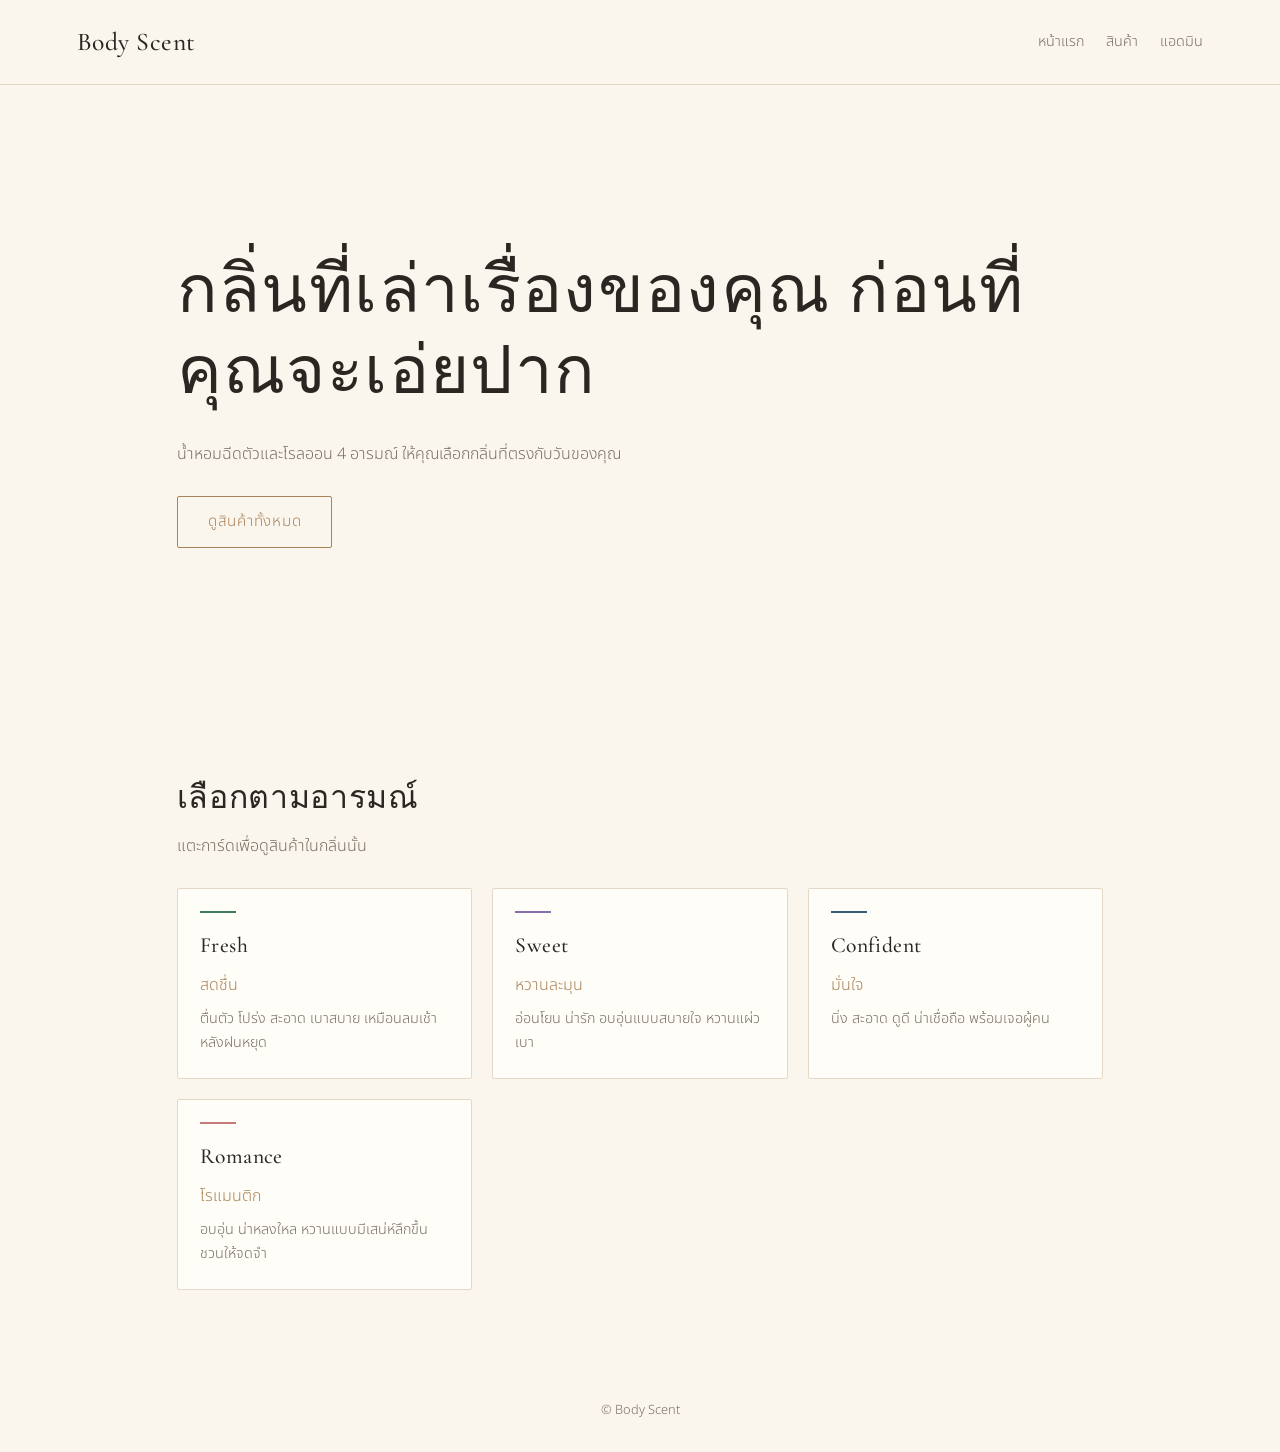
<file: landing-page/index.html>
<!DOCTYPE html><html lang="th"><head><meta charset="utf-8"><meta name="viewport" content="width=device-width, initial-scale=1"><title>หน้าแรก · Body Scent</title><link href="https://fonts.googleapis.com/css2?family=Cormorant+Garamond:wght@400;500&family=Noto+Sans+Thai:wght@300;400;500&display=swap" rel="stylesheet"><link rel="stylesheet" href="style.css"></head><body><nav><a class="logo" href="index.html">Body Scent</a><div><a href="index.html">หน้าแรก</a><a href="product.html">สินค้า</a><a href="admin.html">แอดมิน</a></div></nav><main><div class="hero"><h1>กลิ่นที่เล่าเรื่องของคุณ ก่อนที่คุณจะเอ่ยปาก</h1><p>น้ำหอมฉีดตัวและโรลออน 4 อารมณ์ ให้คุณเลือกกลิ่นที่ตรงกับวันของคุณ</p><a class="btn" href="product.html">ดูสินค้าทั้งหมด</a></div><h2>เลือกตามอารมณ์</h2><p class="sub">แตะการ์ดเพื่อดูสินค้าในกลิ่นนั้น</p><div class="grid"><a class="card mood" href="product.html?mood=fresh"><div class="bar" style="background:var(--fresh)"></div><h3>Fresh</h3><span style="color:var(--accent)">สดชื่น</span><p>ตื่นตัว โปร่ง สะอาด เบาสบาย เหมือนลมเช้าหลังฝนหยุด</p></a><a class="card mood" href="product.html?mood=sweet"><div class="bar" style="background:var(--sweet)"></div><h3>Sweet</h3><span style="color:var(--accent)">หวานละมุน</span><p>อ่อนโยน น่ารัก อบอุ่นแบบสบายใจ หวานแผ่วเบา</p></a><a class="card mood" href="product.html?mood=confident"><div class="bar" style="background:var(--confident)"></div><h3>Confident</h3><span style="color:var(--accent)">มั่นใจ</span><p>นิ่ง สะอาด ดูดี น่าเชื่อถือ พร้อมเจอผู้คน</p></a><a class="card mood" href="product.html?mood=romance"><div class="bar" style="background:var(--romance)"></div><h3>Romance</h3><span style="color:var(--accent)">โรแมนติก</span><p>อบอุ่น น่าหลงใหล หวานแบบมีเสน่ห์ลึกขึ้น ชวนให้จดจำ</p></a></div></main><footer>© Body Scent</footer><script src="script.js"></script></body></html>
</file>
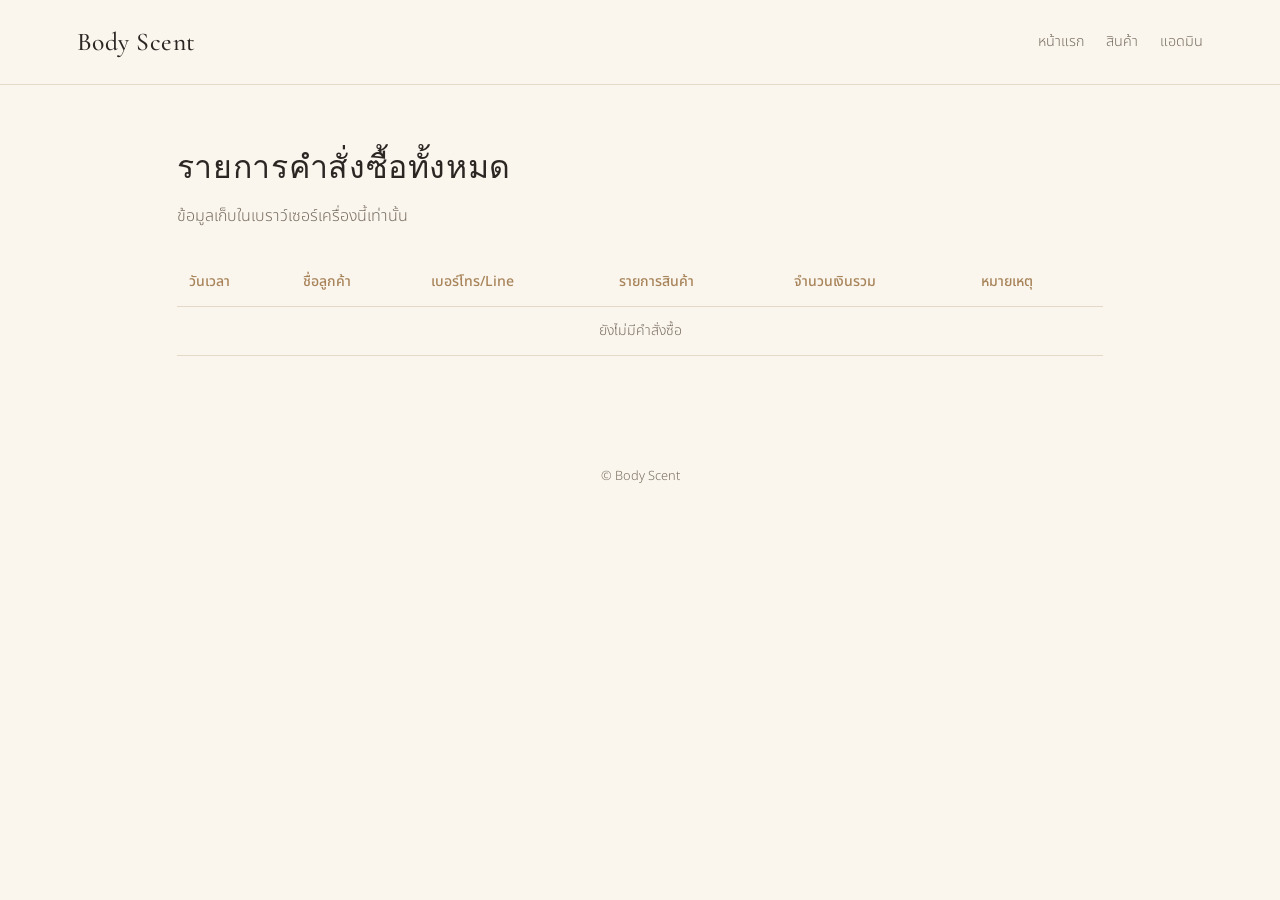
<file: landing-page/admin.html>
<!DOCTYPE html><html lang="th"><head><meta charset="utf-8"><meta name="viewport" content="width=device-width, initial-scale=1"><title>แอดมิน · Body Scent</title><link href="https://fonts.googleapis.com/css2?family=Cormorant+Garamond:wght@400;500&family=Noto+Sans+Thai:wght@300;400;500&display=swap" rel="stylesheet"><link rel="stylesheet" href="style.css"></head><body><nav><a class="logo" href="index.html">Body Scent</a><div><a href="index.html">หน้าแรก</a><a href="product.html">สินค้า</a><a href="admin.html">แอดมิน</a></div></nav><main><h2>รายการคำสั่งซื้อทั้งหมด</h2><p class="sub">ข้อมูลเก็บในเบราว์เซอร์เครื่องนี้เท่านั้น</p><div class="wrap"><table id="ordersTable"><thead><tr><th>วันเวลา</th><th>ชื่อลูกค้า</th><th>เบอร์โทร/Line</th><th>รายการสินค้า</th><th>จำนวนเงินรวม</th><th>หมายเหตุ</th></tr></thead><tbody></tbody></table></div></main><footer>© Body Scent</footer><script src="script.js"></script></body></html>
</file>
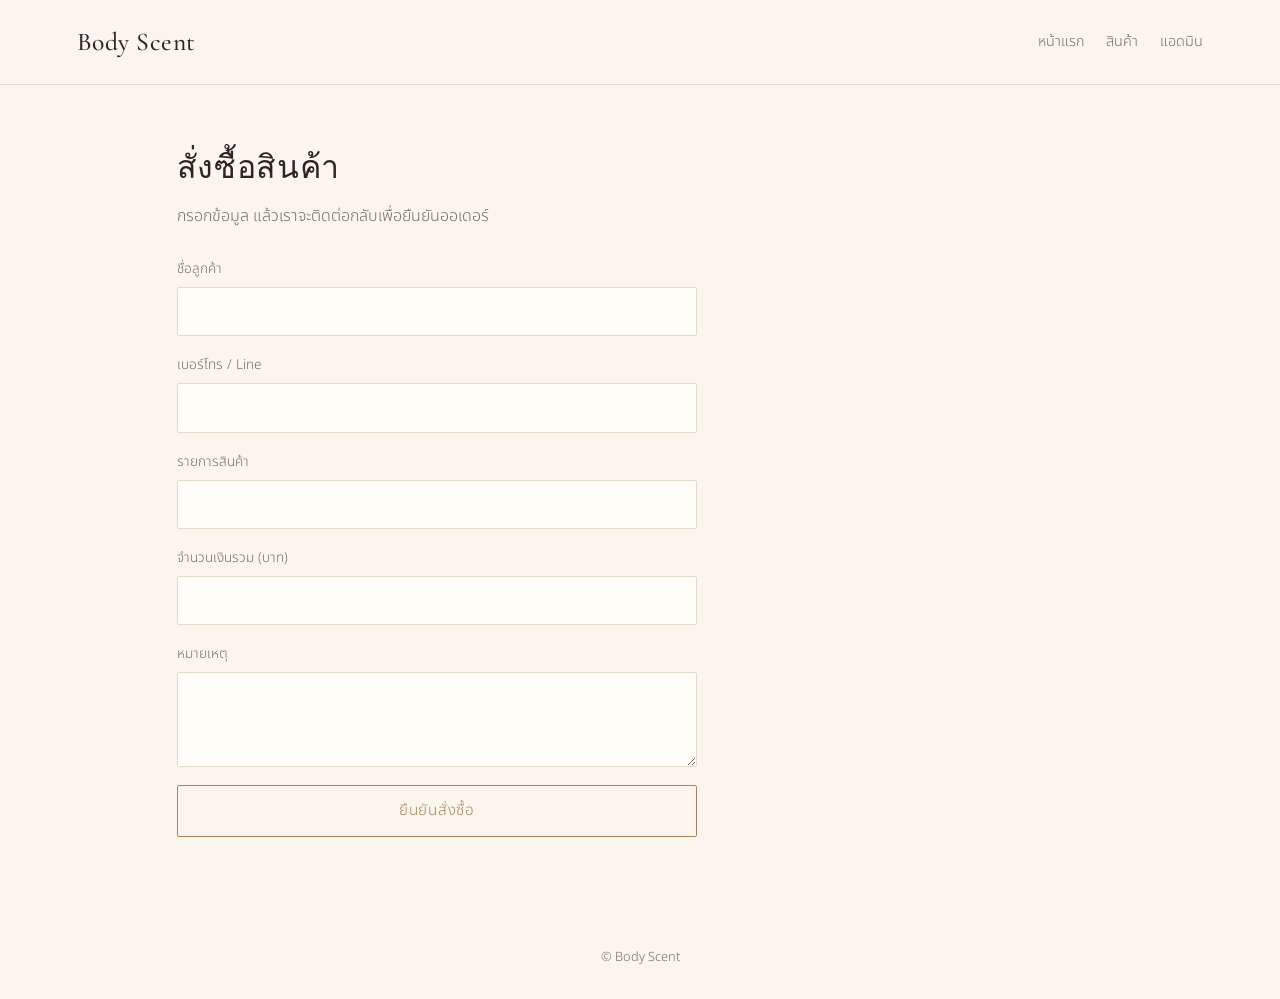
<file: landing-page/order.html>
<!DOCTYPE html><html lang="th"><head><meta charset="utf-8"><meta name="viewport" content="width=device-width, initial-scale=1"><title>สั่งซื้อ · Body Scent</title><link href="https://fonts.googleapis.com/css2?family=Cormorant+Garamond:wght@400;500&family=Noto+Sans+Thai:wght@300;400;500&display=swap" rel="stylesheet"><link rel="stylesheet" href="style.css"></head><body><nav><a class="logo" href="index.html">Body Scent</a><div><a href="index.html">หน้าแรก</a><a href="product.html">สินค้า</a><a href="admin.html">แอดมิน</a></div></nav><main><h2>สั่งซื้อสินค้า</h2><p class="sub">กรอกข้อมูล แล้วเราจะติดต่อกลับเพื่อยืนยันออเดอร์</p><form id="orderForm"><label>ชื่อลูกค้า<input id="customerName" required></label><label>เบอร์โทร / Line<input id="contact" required></label><label>รายการสินค้า<input id="items" required></label><label>จำนวนเงินรวม (บาท)<input id="total" required></label><label>หมายเหตุ<textarea id="note" rows="3"></textarea></label><button class="btn" type="submit">ยืนยันสั่งซื้อ</button></form></main><footer>© Body Scent</footer><script src="script.js"></script></body></html>
</file>
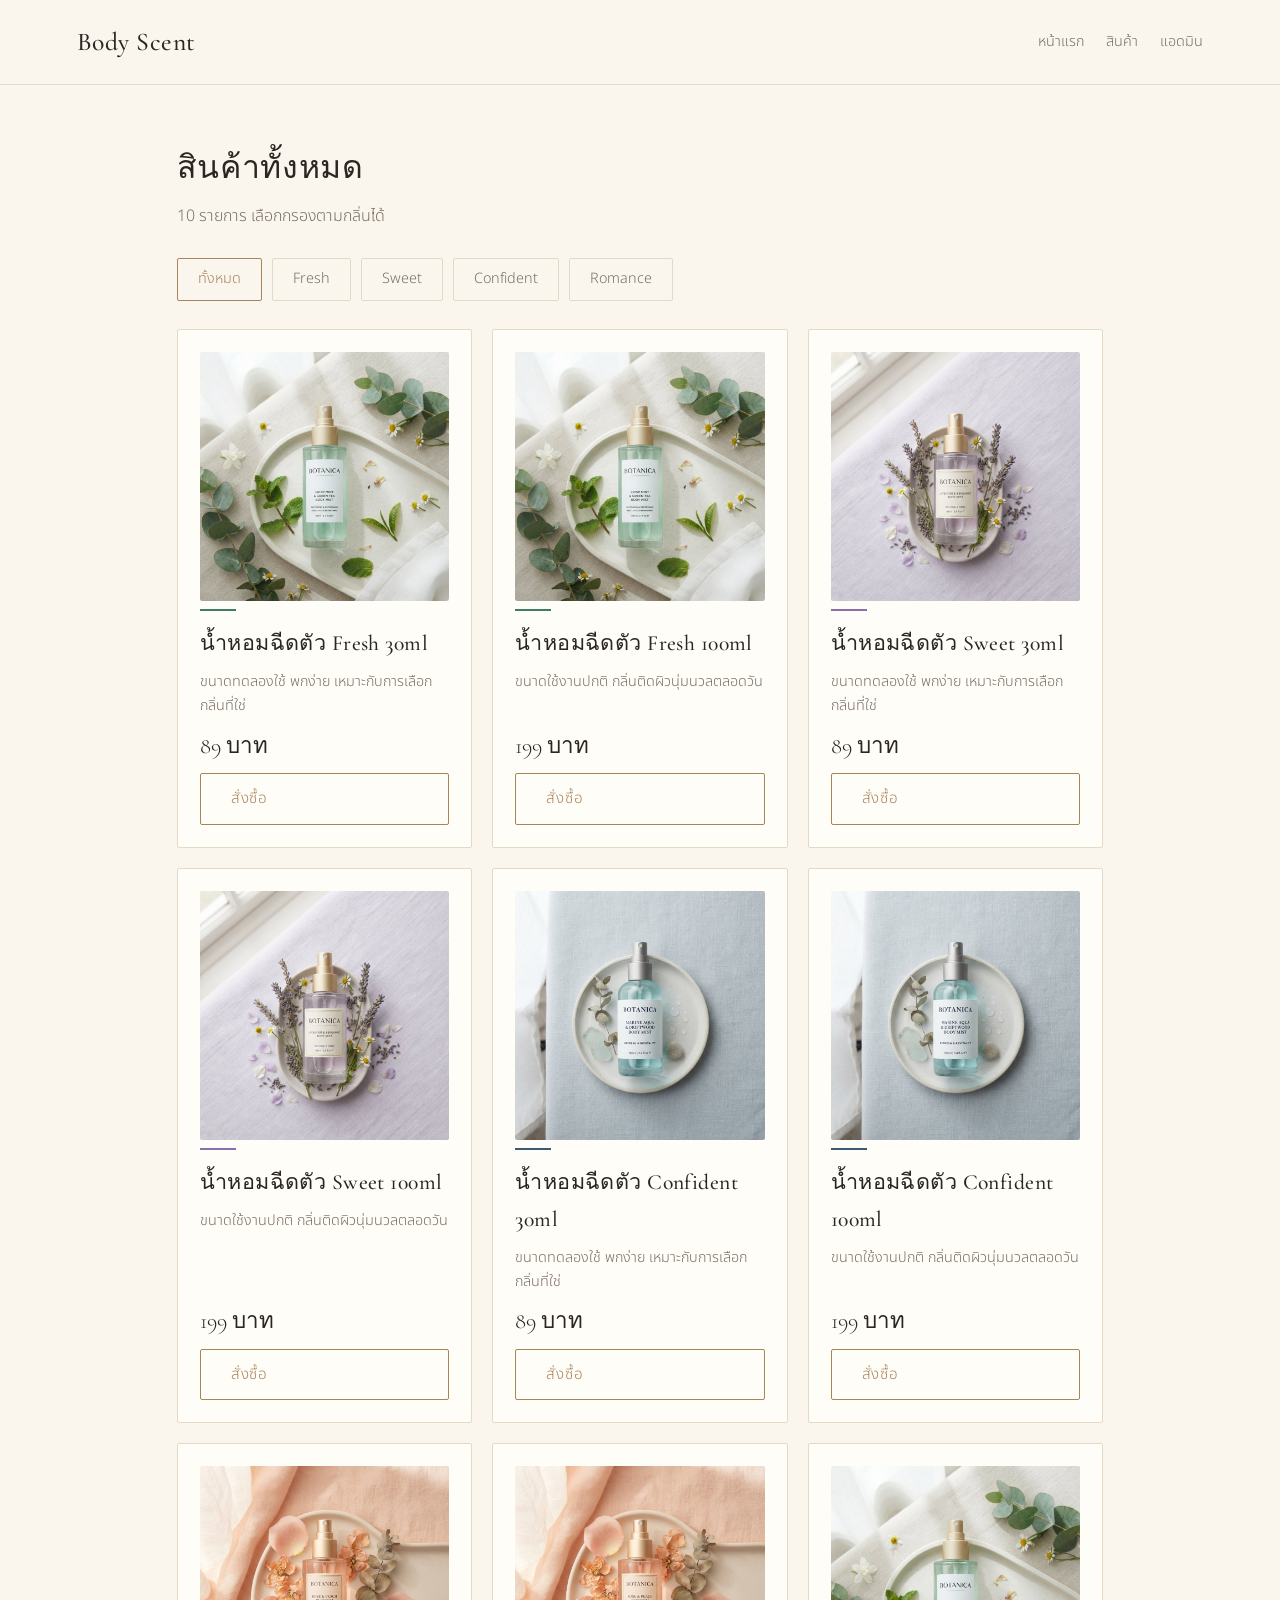
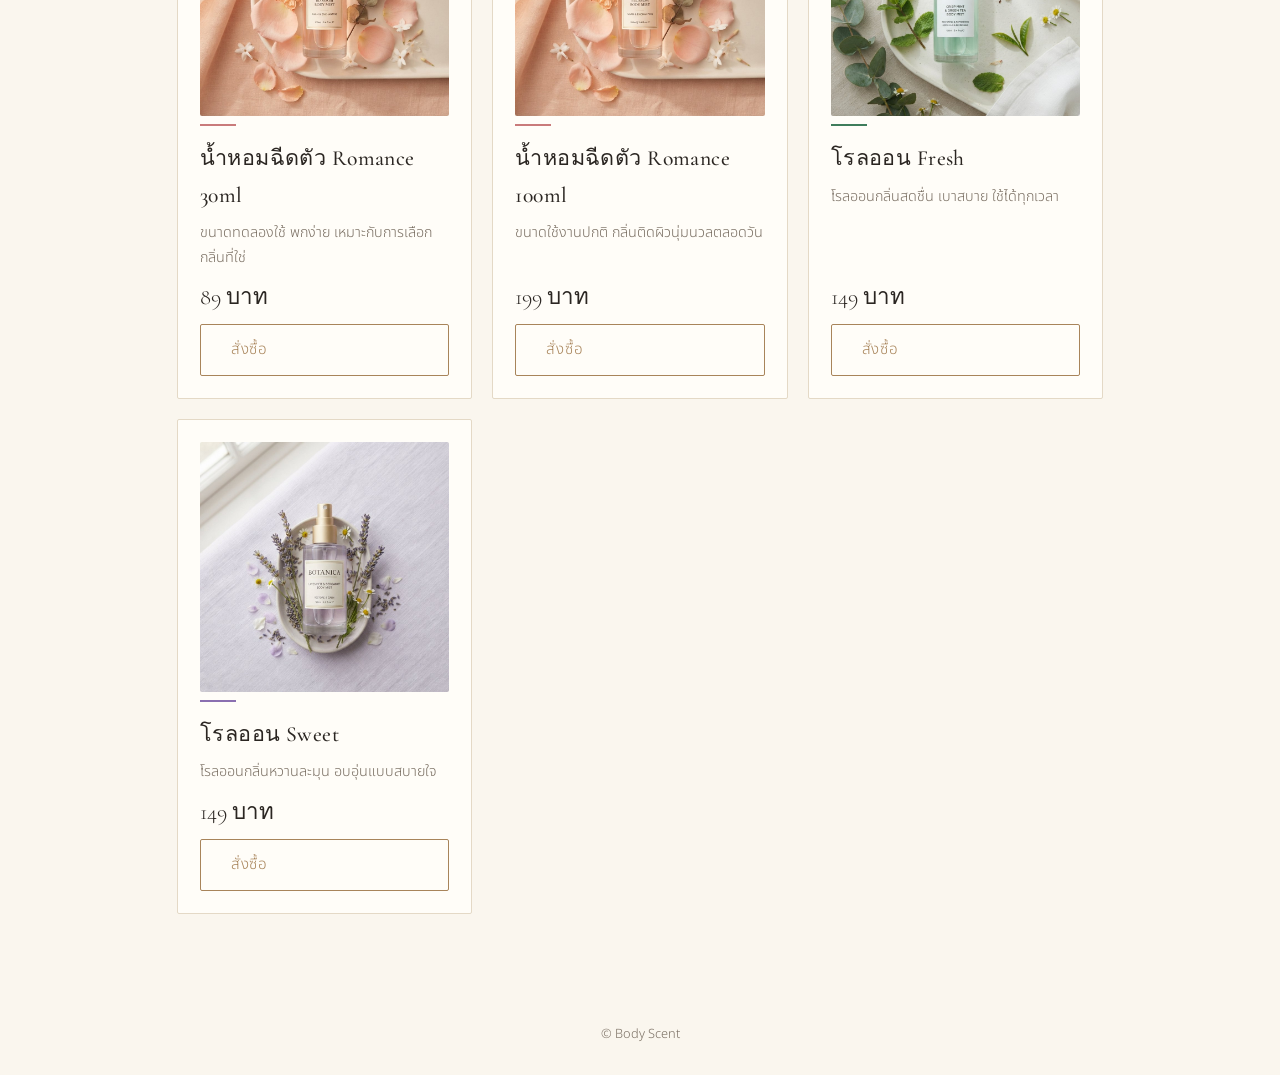
<file: landing-page/product.html>
<!DOCTYPE html><html lang="th"><head><meta charset="utf-8"><meta name="viewport" content="width=device-width, initial-scale=1"><title>สินค้า · Body Scent</title><link href="https://fonts.googleapis.com/css2?family=Cormorant+Garamond:wght@400;500&family=Noto+Sans+Thai:wght@300;400;500&display=swap" rel="stylesheet"><link rel="stylesheet" href="style.css"></head><body><nav><a class="logo" href="index.html">Body Scent</a><div><a href="index.html">หน้าแรก</a><a href="product.html">สินค้า</a><a href="admin.html">แอดมิน</a></div></nav><main><h2>สินค้าทั้งหมด</h2><p class="sub">10 รายการ เลือกกรองตามกลิ่นได้</p><div id="filter-bar" class="filters"></div><div id="product-list" class="grid"></div></main><footer>© Body Scent</footer><script src="script.js"></script></body></html>
</file>
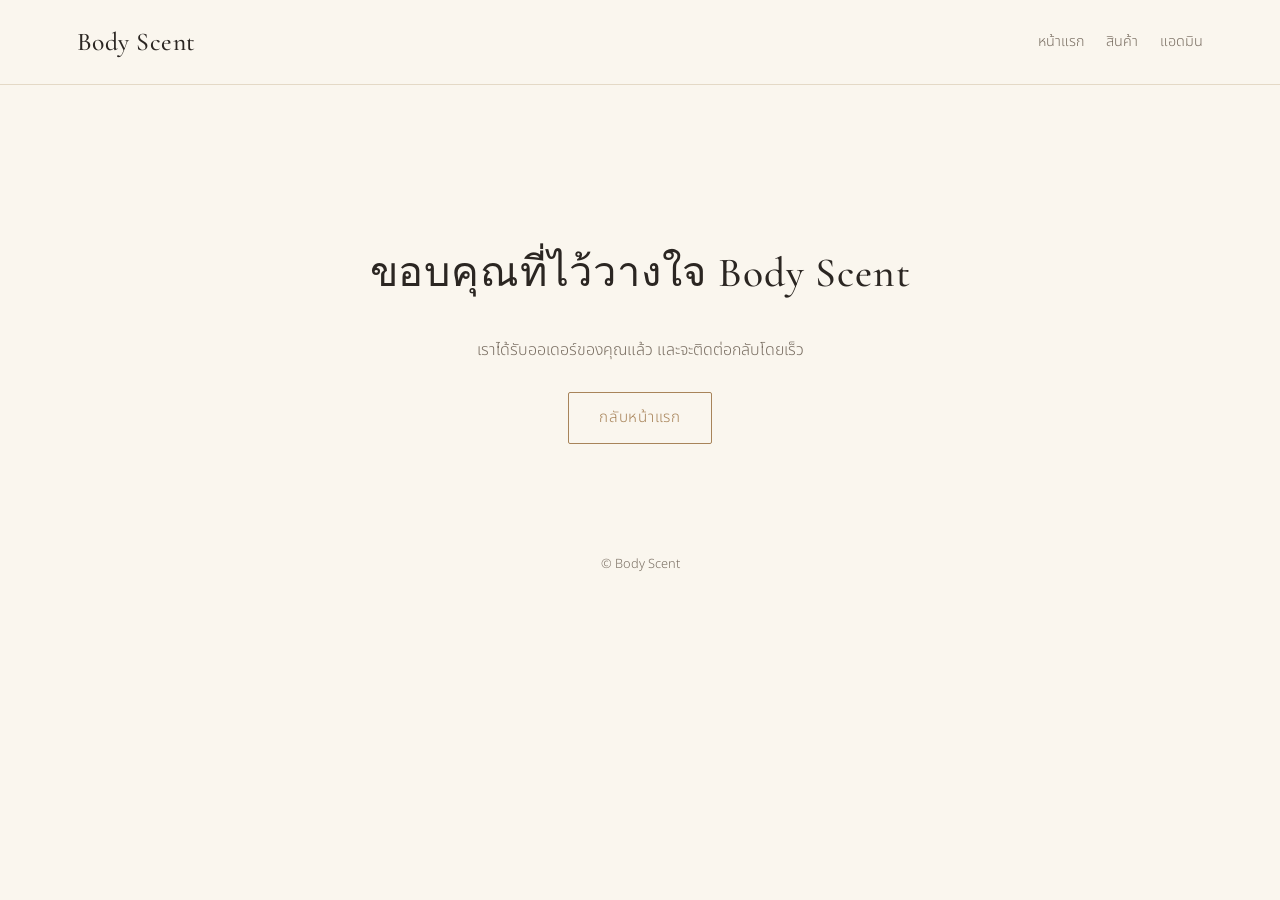
<file: landing-page/thankyou.html>
<!DOCTYPE html><html lang="th"><head><meta charset="utf-8"><meta name="viewport" content="width=device-width, initial-scale=1"><title>ขอบคุณ · Body Scent</title><link href="https://fonts.googleapis.com/css2?family=Cormorant+Garamond:wght@400;500&family=Noto+Sans+Thai:wght@300;400;500&display=swap" rel="stylesheet"><link rel="stylesheet" href="style.css"></head><body><nav><a class="logo" href="index.html">Body Scent</a><div><a href="index.html">หน้าแรก</a><a href="product.html">สินค้า</a><a href="admin.html">แอดมิน</a></div></nav><main><div class="center"><h1>ขอบคุณที่ไว้วางใจ Body Scent</h1><p class="sub">เราได้รับออเดอร์ของคุณแล้ว และจะติดต่อกลับโดยเร็ว</p><a class="btn" href="index.html">กลับหน้าแรก</a></div></main><footer>© Body Scent</footer><script src="script.js"></script></body></html>
</file>
<file: landing-page/style.css>
:root{--bg:#faf6ee;--card:#fffdf8;--ink:#2b2622;--muted:#7a6f63;--line:#e4d9c6;--accent:#a8845a;--fresh:#3f7d5c;--sweet:#8a6fb0;--confident:#3d5a73;--romance:#c97b7b}
*{box-sizing:border-box}
body{margin:0;background:var(--bg);color:var(--ink);font-family:'Noto Sans Thai',system-ui,sans-serif;font-weight:300;line-height:1.7}
h1,h2,h3,.logo{font-family:'Cormorant Garamond','Noto Serif Thai',Georgia,serif;font-weight:500;letter-spacing:.02em}
nav{display:flex;justify-content:space-between;align-items:center;padding:20px 6vw;border-bottom:1px solid var(--line);flex-wrap:wrap;gap:8px}
.logo{font-size:1.6rem;text-decoration:none;color:var(--ink)}
nav div a{margin-left:22px;color:var(--muted);text-decoration:none;font-size:.9rem}
nav a:hover{color:var(--accent)}
main{max-width:1080px;margin:0 auto;padding:0 6vw 80px}
.hero{min-height:70vh;display:flex;flex-direction:column;justify-content:center;align-items:flex-start;gap:28px}
.hero h1{font-size:clamp(2.2rem,6vw,4.2rem);line-height:1.2;margin:0;max-width:14em}
.hero p{color:var(--muted);max-width:32em;margin:0}
.btn{display:inline-block;border:1px solid var(--accent);color:var(--accent);background:transparent;padding:12px 30px;font:inherit;font-size:.95rem;letter-spacing:.05em;cursor:pointer;text-decoration:none;border-radius:2px}
.btn:hover{background:var(--accent);color:var(--bg)}
h2{font-size:2rem;margin:56px 0 8px}
.sub{color:var(--muted);margin:0 0 28px}
.grid{display:grid;grid-template-columns:repeat(auto-fill,minmax(230px,1fr));gap:20px}
.card{background:var(--card);border:1px solid var(--line);padding:22px;display:flex;flex-direction:column;gap:8px;border-radius:2px;color:inherit;text-decoration:none}
a.mood:hover{border-color:var(--accent)}
.card img{width:100%;aspect-ratio:1/1;object-fit:cover;border-radius:2px}
.bar{width:36px;height:2px}
.card h3{margin:6px 0 0;font-size:1.35rem}
.card p{margin:0;color:var(--muted);font-size:.9rem;flex:1}
.price{font-family:'Cormorant Garamond',serif;font-size:1.4rem}
.filters{display:flex;gap:10px;flex-wrap:wrap;margin:0 0 28px}
.filters button{background:none;border:1px solid var(--line);color:var(--muted);padding:8px 20px;font:inherit;font-size:.9rem;cursor:pointer;border-radius:2px}
.filters button.on{border-color:var(--accent);color:var(--accent)}
form{display:grid;gap:18px;max-width:520px}
label{font-size:.85rem;color:var(--muted);display:grid;gap:6px}
input,textarea{font:inherit;background:var(--card);color:var(--ink);border:1px solid var(--line);padding:12px;border-radius:2px;width:100%}
input:focus,textarea:focus{outline:1px solid var(--accent)}
.center{text-align:center;padding-top:14vh}.center h1{font-size:2.6rem}
.wrap{overflow-x:auto}
table{width:100%;border-collapse:collapse;font-size:.88rem;min-width:640px}
th,td{text-align:left;padding:12px;border-bottom:1px solid var(--line);vertical-align:top}
th{color:var(--accent);font-weight:500}
footer{text-align:center;color:var(--muted);font-size:.8rem;padding:30px}
</file>
